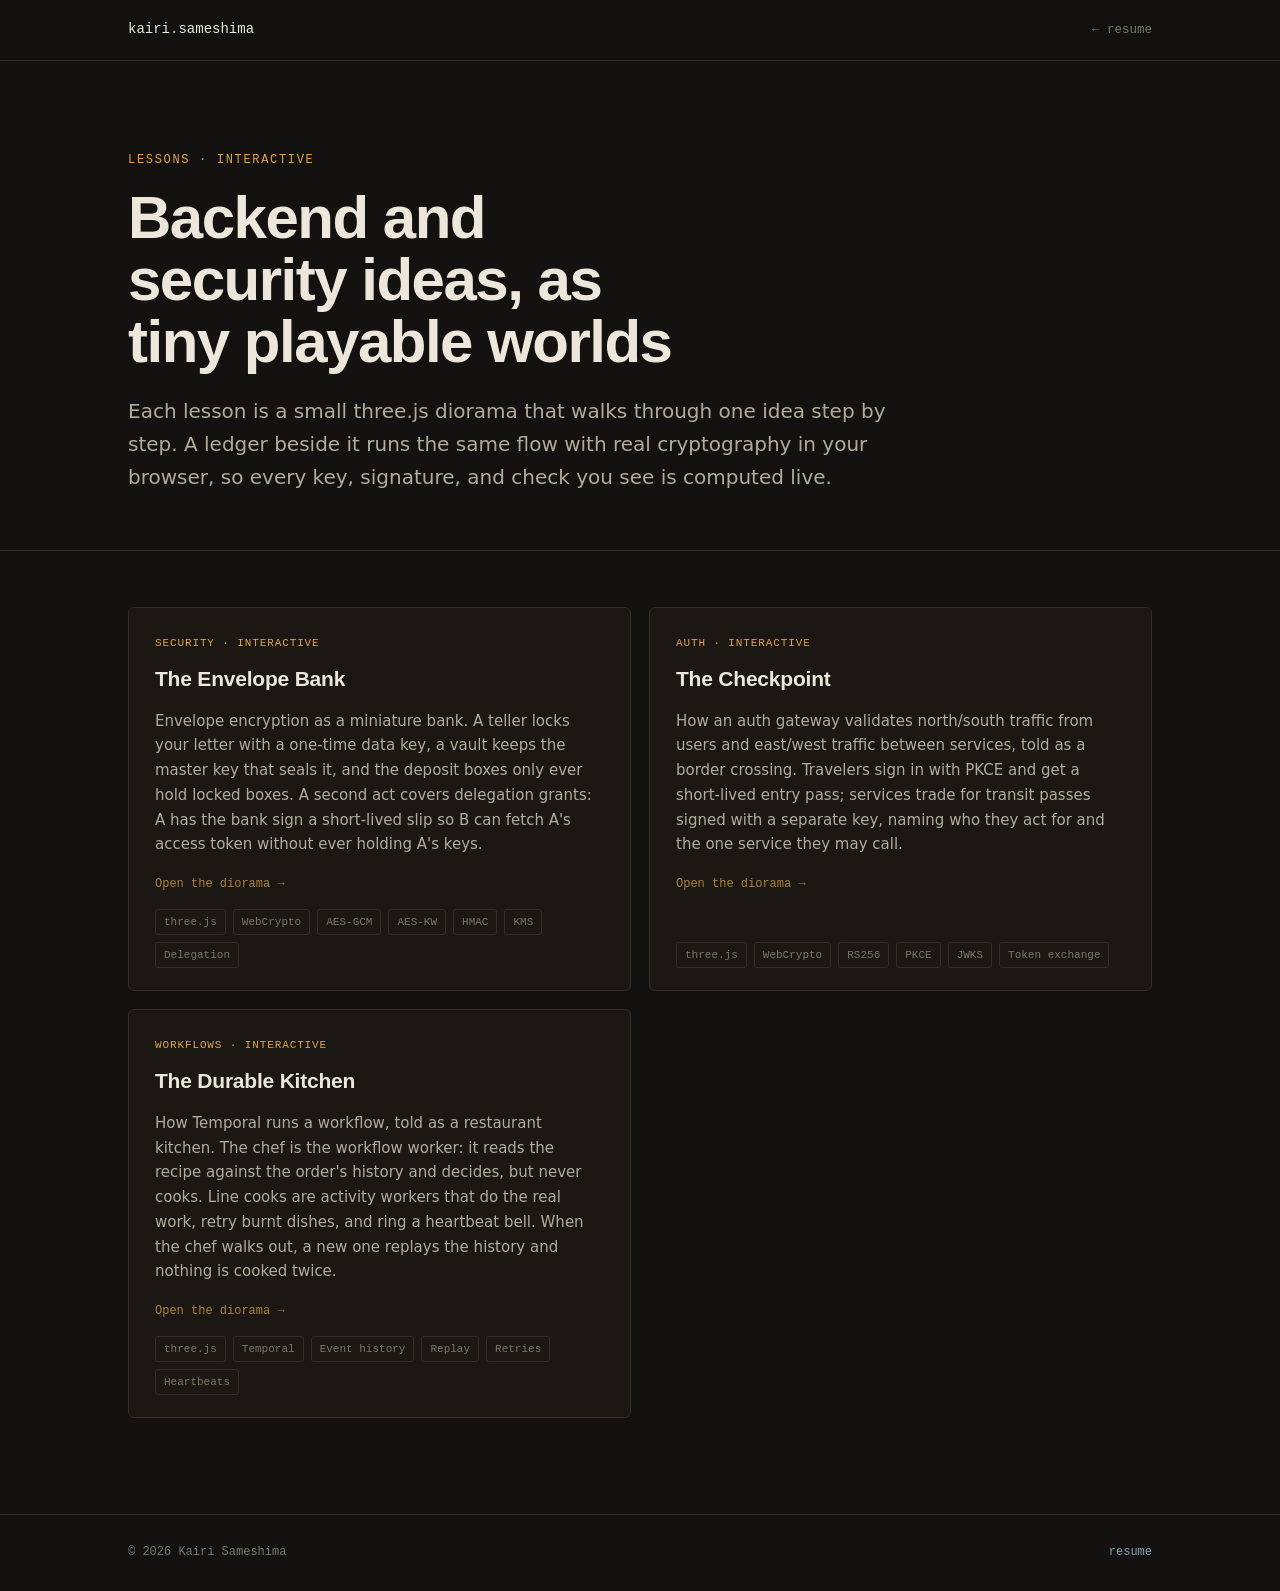
<file: index.html>
<!doctype html>
<html lang="en">
<head>
<meta charset="utf-8">
<meta name="viewport" content="width=device-width, initial-scale=1">
<meta name="description" content="Interactive explainers for backend and security ideas, built as small playable dioramas. Kairi Sameshima.">
<title>Lessons — Kairi Sameshima</title>
<link rel="stylesheet" href="assets/site.css">
</head>
<body>

<nav>
  <div class="wrap">
    <a class="brand" href="https://kairisameshima.github.io/resume/">kairi<b>.</b>sameshima</a>
    <a class="backlink" href="https://kairisameshima.github.io/resume/">← resume</a>
  </div>
</nav>

<header class="proj-hero">
  <div class="wrap">
    <span class="cat">Lessons · Interactive</span>
    <h1>Backend and security ideas, as tiny playable worlds</h1>
    <p class="lede">Each lesson is a small three.js diorama that walks through one idea step by step. A ledger beside it runs the same flow with real cryptography in your browser, so every key, signature, and check you see is computed live.</p>
  </div>
</header>

<main class="wrap">
  <section class="lessons-list">
    <div class="lessons">

      <a class="card reveal" href="envelope-encryption/">
        <span class="cat">Security · Interactive</span>
        <h3>The Envelope Bank</h3>
        <p>Envelope encryption as a miniature bank. A teller locks your letter with a one-time data key, a vault keeps the master key that seals it, and the deposit boxes only ever hold locked boxes. A second act covers delegation grants: A has the bank sign a short-lived slip so B can fetch A's access token without ever holding A's keys.</p>
        <p class="more">Open the diorama →</p>
        <div class="tags"><span class="tag">three.js</span><span class="tag">WebCrypto</span><span class="tag">AES-GCM</span><span class="tag">AES-KW</span><span class="tag">HMAC</span><span class="tag">KMS</span><span class="tag">Delegation</span></div>
      </a>

      <a class="card reveal" href="auth-checkpoint/">
        <span class="cat">Auth · Interactive</span>
        <h3>The Checkpoint</h3>
        <p>How an auth gateway validates north/south traffic from users and east/west traffic between services, told as a border crossing. Travelers sign in with PKCE and get a short-lived entry pass; services trade for transit passes signed with a separate key, naming who they act for and the one service they may call.</p>
        <p class="more">Open the diorama →</p>
        <div class="tags"><span class="tag">three.js</span><span class="tag">WebCrypto</span><span class="tag">RS256</span><span class="tag">PKCE</span><span class="tag">JWKS</span><span class="tag">Token exchange</span></div>
      </a>

      <a class="card reveal" href="temporal-kitchen/">
        <span class="cat">Workflows · Interactive</span>
        <h3>The Durable Kitchen</h3>
        <p>How Temporal runs a workflow, told as a restaurant kitchen. The chef is the workflow worker: it reads the recipe against the order's history and decides, but never cooks. Line cooks are activity workers that do the real work, retry burnt dishes, and ring a heartbeat bell. When the chef walks out, a new one replays the history and nothing is cooked twice.</p>
        <p class="more">Open the diorama →</p>
        <div class="tags"><span class="tag">three.js</span><span class="tag">Temporal</span><span class="tag">Event history</span><span class="tag">Replay</span><span class="tag">Retries</span><span class="tag">Heartbeats</span></div>
      </a>

    </div>
  </section>
</main>

<footer>
  <div class="wrap"><span>© 2026 Kairi Sameshima</span><span><a href="https://kairisameshima.github.io/resume/">resume</a></span></div>
</footer>

<script>
(function(){var r=window.matchMedia&&window.matchMedia("(prefers-reduced-motion: reduce)").matches;var els=document.querySelectorAll(".reveal");if("IntersectionObserver"in window&&!r){var io=new IntersectionObserver(function(es){es.forEach(function(e){if(e.isIntersecting){e.target.classList.add("in");io.unobserve(e.target);}});},{threshold:0.12});els.forEach(function(e){io.observe(e);});}else{els.forEach(function(e){e.classList.add("in");});}})();
</script>
</body>
</html>
</file>
<file: assets/site.css>
:root {
  --ink:      #141210;
  --ink-2:    #1d1a16;
  --panel:    #1b1814;
  --line:     #322c24;
  --text:     #ece6db;
  --text-2:   #b3aa9b;
  --text-3:   #7d7566;
  --amber:    #e0a24b;
  --amber-dim:#a9803f;
  --steel:    #7fa2b3;
  --mono: ui-monospace, "SF Mono", "SFMono-Regular", Menlo, Consolas, monospace;
  --disp: "Helvetica Neue", Helvetica, Arial, sans-serif;
  --body: system-ui, -apple-system, "Segoe UI", Roboto, sans-serif;
}
* { box-sizing: border-box; }
html { scroll-behavior: smooth; }
@media (prefers-reduced-motion: reduce) { html { scroll-behavior: auto; } }
body {
  margin: 0; background: var(--ink); color: var(--text);
  font-family: var(--body); line-height: 1.65; -webkit-font-smoothing: antialiased; overflow-x: hidden;
}
a { color: var(--steel); text-decoration: none; }
a:hover { color: var(--amber); }
::selection { background: var(--amber); color: var(--ink); }
.wrap { max-width: 1080px; margin: 0 auto; padding: 0 28px; }

/* nav */
nav { position: sticky; top: 0; z-index: 50; backdrop-filter: blur(10px);
  background: color-mix(in srgb, var(--ink) 82%, transparent); border-bottom: 1px solid var(--line); }
nav .wrap { display: flex; align-items: center; justify-content: space-between; height: 60px; }
.brand { font-family: var(--mono); font-size: 14px; color: var(--text); }
.brand:hover { color: var(--text); }
.brand b { color: var(--amber); font-weight: 600; }
.navlinks { display: flex; gap: 26px; }
.navlinks a { font-family: var(--mono); font-size: 12.5px; letter-spacing: 0.04em; color: var(--text-3); position: relative; padding: 4px 0; }
.navlinks a .n { color: var(--amber-dim); margin-right: 5px; }
.navlinks a:hover, .navlinks a.active { color: var(--text); }
.navlinks a.active::after { content: ""; position: absolute; left: 0; right: 0; bottom: -1px; height: 2px; background: var(--amber); }
@media (max-width: 680px) { .navlinks { display: none; } }

/* hero */
.hero { position: relative; min-height: 88vh; display: flex; align-items: center; overflow: hidden; }
#graph { position: absolute; inset: 0; width: 100%; height: 100%; z-index: 0; }
.hero-grad { position: absolute; inset: 0; z-index: 1; pointer-events: none;
  background: radial-gradient(120% 90% at 78% 20%, transparent 40%, var(--ink) 82%),
              linear-gradient(180deg, transparent 60%, var(--ink) 100%); }
.hero .wrap { position: relative; z-index: 2; }
.kicker { font-family: var(--mono); font-size: 13px; letter-spacing: 0.16em; text-transform: uppercase; color: var(--amber); }
.hero h1 { font-family: var(--disp); font-weight: 800; letter-spacing: -0.03em; line-height: 1.0;
  font-size: clamp(40px, 8vw, 88px); margin: 18px 0 0; text-wrap: balance; max-width: 15ch; }
.hero h1 .accent { color: var(--amber); }
.hero .lede { font-size: clamp(17px, 2.2vw, 21px); color: var(--text-2); max-width: 56ch; margin: 24px 0 0; }
.hero .cta { display: flex; flex-wrap: wrap; gap: 14px; margin-top: 34px; }
.btn { font-family: var(--mono); font-size: 13px; letter-spacing: 0.03em; padding: 12px 20px; border: 1px solid var(--line);
  border-radius: 3px; color: var(--text); cursor: pointer; transition: border-color .2s, color .2s, background .2s; background: transparent; }
.btn:hover { border-color: var(--amber); color: var(--amber); }
.btn.primary { background: var(--amber); color: var(--ink); border-color: var(--amber); font-weight: 600; }
.btn.primary:hover { background: transparent; color: var(--amber); }

/* sections */
section { padding: 96px 0; border-top: 1px solid var(--line); }
.sec-label { display: flex; align-items: baseline; gap: 14px; margin-bottom: 40px; }
.sec-label .num { font-family: var(--mono); font-size: 13px; color: var(--amber); }
.sec-label h2 { font-family: var(--disp); font-weight: 800; letter-spacing: -0.02em; font-size: clamp(26px, 4vw, 38px); margin: 0; }
.sec-label .rule { flex: 1; height: 1px; background: var(--line); align-self: center; }

.about { display: grid; grid-template-columns: 1.4fr 1fr; gap: 48px; }
.about p { font-size: 17.5px; color: var(--text-2); margin: 0 0 18px; max-width: 60ch; }
.about p strong { color: var(--text); font-weight: 600; }
.about .side { font-family: var(--mono); font-size: 13px; color: var(--text-3); }
.about .side dt { color: var(--amber-dim); margin-top: 16px; }
.about .side dd { margin: 4px 0 0; color: var(--text-2); }
@media (max-width: 760px) { .about { grid-template-columns: 1fr; gap: 28px; } }

/* filters + work grid */
.filters { display: flex; flex-wrap: wrap; gap: 10px; margin-bottom: 30px; }
.filter { font-family: var(--mono); font-size: 12.5px; padding: 8px 15px; border: 1px solid var(--line);
  border-radius: 40px; background: transparent; color: var(--text-3); cursor: pointer; transition: all .18s; }
.filter:hover { color: var(--text); border-color: var(--text-3); }
.filter.active { color: var(--ink); background: var(--amber); border-color: var(--amber); font-weight: 600; }

.work, .lessons { display: grid; grid-template-columns: repeat(2, 1fr); gap: 18px; }
@media (max-width: 760px) { .work, .lessons { grid-template-columns: 1fr; } }
.lessons-intro { color: var(--text-2); max-width: 62ch; margin: 0 0 26px; }
.card code { font-family: var(--mono); font-size: 13px; color: var(--text); }
.card { background: var(--panel); border: 1px solid var(--line); border-radius: 6px; padding: 26px 26px 22px;
  display: flex; flex-direction: column; color: var(--text); transition: transform .22s ease, border-color .22s ease, box-shadow .22s ease; }
a.card:hover { transform: translateY(-4px); border-color: var(--amber-dim); box-shadow: 0 14px 40px -20px rgba(0,0,0,.8); color: var(--text); }
.card .cat { font-family: var(--mono); font-size: 11px; letter-spacing: 0.08em; text-transform: uppercase; color: var(--amber); }
.card h3 { font-family: var(--disp); font-weight: 700; letter-spacing: -0.01em; font-size: 21px; margin: 10px 0 0; }
.card p { font-size: 15px; color: var(--text-2); margin: 12px 0 18px; flex: 1; }
.card .more { font-family: var(--mono); font-size: 12px; color: var(--amber-dim); margin: 0 0 14px; }
a.card:hover .more { color: var(--amber); }
.tags { display: flex; flex-wrap: wrap; gap: 7px; }
.tag { font-family: var(--mono); font-size: 11px; color: var(--text-3); border: 1px solid var(--line); border-radius: 3px; padding: 3px 8px; }
.card.hide { display: none; }

/* experience timeline */
.timeline { position: relative; margin-left: 8px; }
.job { display: grid; grid-template-columns: 170px 1fr; gap: 28px; padding: 0 0 40px 26px; position: relative; border-left: 1px solid var(--line); }
.job:last-child { padding-bottom: 0; }
.job::before { content: ""; position: absolute; left: -6px; top: 4px; width: 11px; height: 11px; border-radius: 50%; background: var(--amber); box-shadow: 0 0 0 4px var(--ink); }
.job .when { font-family: var(--mono); font-size: 13px; color: var(--text-3); }
.job h3 { font-family: var(--disp); font-weight: 700; font-size: 19px; margin: 0; }
.job .org { color: var(--amber); font-family: var(--mono); font-size: 13px; margin-top: 3px; }
.job ul { margin: 12px 0 0; padding-left: 18px; color: var(--text-2); font-size: 15px; }
.job li { margin: 6px 0; }
@media (max-width: 680px) { .job { grid-template-columns: 1fr; gap: 6px; } }

/* skills */
.skills { display: grid; grid-template-columns: repeat(3, 1fr); gap: 26px; }
@media (max-width: 760px) { .skills { grid-template-columns: 1fr; } }
.skillgroup h4 { font-family: var(--mono); font-size: 12px; letter-spacing: 0.08em; text-transform: uppercase; color: var(--amber-dim); margin: 0 0 12px; }
.skillgroup .chips { display: flex; flex-wrap: wrap; gap: 8px; }
.chip { font-size: 13.5px; color: var(--text-2); border: 1px solid var(--line); border-radius: 4px; padding: 5px 11px; transition: all .16s; }
.chip:hover { color: var(--amber); border-color: var(--amber-dim); }

/* education + contact + footer */
.edu { font-size: 17px; color: var(--text-2); }
.edu b { color: var(--text); }
.contact { text-align: center; padding: 110px 0; }
.contact h2 { font-family: var(--disp); font-weight: 800; letter-spacing: -0.02em; font-size: clamp(30px, 6vw, 54px); margin: 0; text-wrap: balance; }
.contact p { color: var(--text-2); max-width: 46ch; margin: 20px auto 0; font-size: 17px; }
.contact .links { display: flex; justify-content: center; flex-wrap: wrap; gap: 16px; margin-top: 34px; }
footer { border-top: 1px solid var(--line); padding: 28px 0; }
footer .wrap { display: flex; justify-content: space-between; flex-wrap: wrap; gap: 10px; font-family: var(--mono); font-size: 12px; color: var(--text-3); }

/* reveal */
.reveal { opacity: 0; transform: translateY(22px); transition: opacity .7s ease, transform .7s ease; }
.reveal.in { opacity: 1; transform: none; }
@media (prefers-reduced-motion: reduce) { .reveal { opacity: 1; transform: none; transition: none; } }
:focus-visible { outline: 2px solid var(--amber); outline-offset: 3px; }

/* ---------- project detail (child) pages ---------- */
.backlink { font-family: var(--mono); font-size: 12.5px; color: var(--text-3); display: inline-flex; gap: 7px; align-items: center; }
.backlink:hover { color: var(--amber); }
.proj-hero { padding: 84px 0 56px; border-bottom: 1px solid var(--line); }
.proj-hero .cat { font-family: var(--mono); font-size: 12px; letter-spacing: 0.14em; text-transform: uppercase; color: var(--amber); }
.proj-hero h1 { font-family: var(--disp); font-weight: 800; letter-spacing: -0.025em; line-height: 1.03;
  font-size: clamp(34px, 6vw, 60px); margin: 16px 0 0; text-wrap: balance; max-width: 18ch; }
.proj-hero .lede { font-size: clamp(16px, 2vw, 20px); color: var(--text-2); max-width: 62ch; margin: 22px 0 0; }
.proj-hero .tags { margin-top: 26px; }
.proj-hero .tag { font-size: 12px; padding: 4px 10px; }

.star { display: flex; flex-direction: column; gap: 2px; padding: 72px 0 40px; }
.star-block { display: grid; grid-template-columns: 210px 1fr; gap: 34px; padding: 34px 0; border-top: 1px solid var(--line); }
.star-block:first-child { border-top: none; }
.star-block .tag-col { }
.star-block .letter { font-family: var(--disp); font-weight: 800; font-size: 46px; line-height: 1; color: var(--amber); letter-spacing: -0.02em; }
.star-block .word { font-family: var(--mono); font-size: 12px; letter-spacing: 0.12em; text-transform: uppercase; color: var(--text-3); margin-top: 8px; }
.star-block .content p { font-size: 17px; color: var(--text-2); margin: 0 0 14px; max-width: 66ch; }
.star-block .content p:last-child { margin-bottom: 0; }
.star-block .content strong { color: var(--text); font-weight: 600; }
.star-block .content ul { margin: 4px 0 0; padding-left: 18px; color: var(--text-2); font-size: 16px; }
.star-block .content li { margin: 7px 0; max-width: 64ch; }
@media (max-width: 720px) { .star-block { grid-template-columns: 1fr; gap: 10px; }
  .star-block .letter { font-size: 34px; } }

.detail-nav { display: flex; justify-content: space-between; gap: 16px; padding: 34px 0 0; border-top: 1px solid var(--line); font-family: var(--mono); font-size: 13px; }

/* lessons homepage: the hero already draws the dividing line */
.lessons-list { padding: 56px 0 96px; border-top: 0; }
</file>
